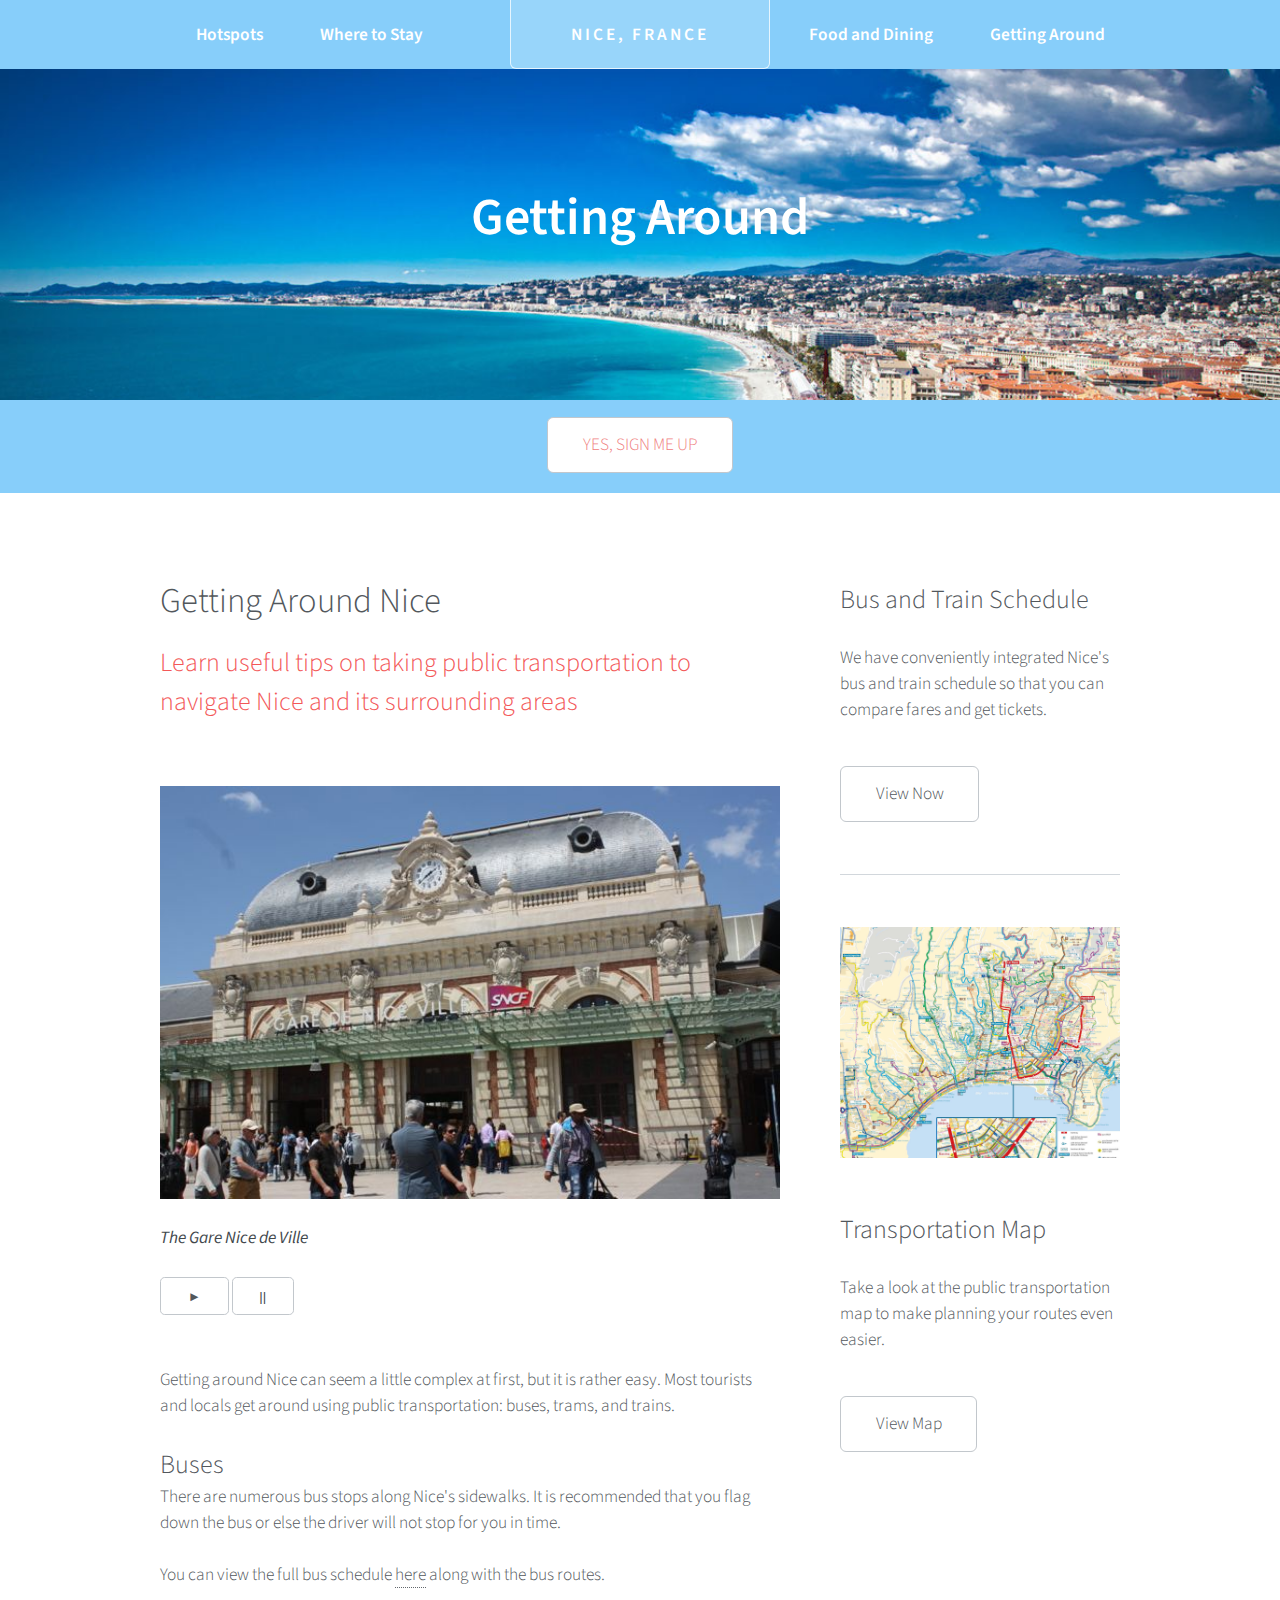
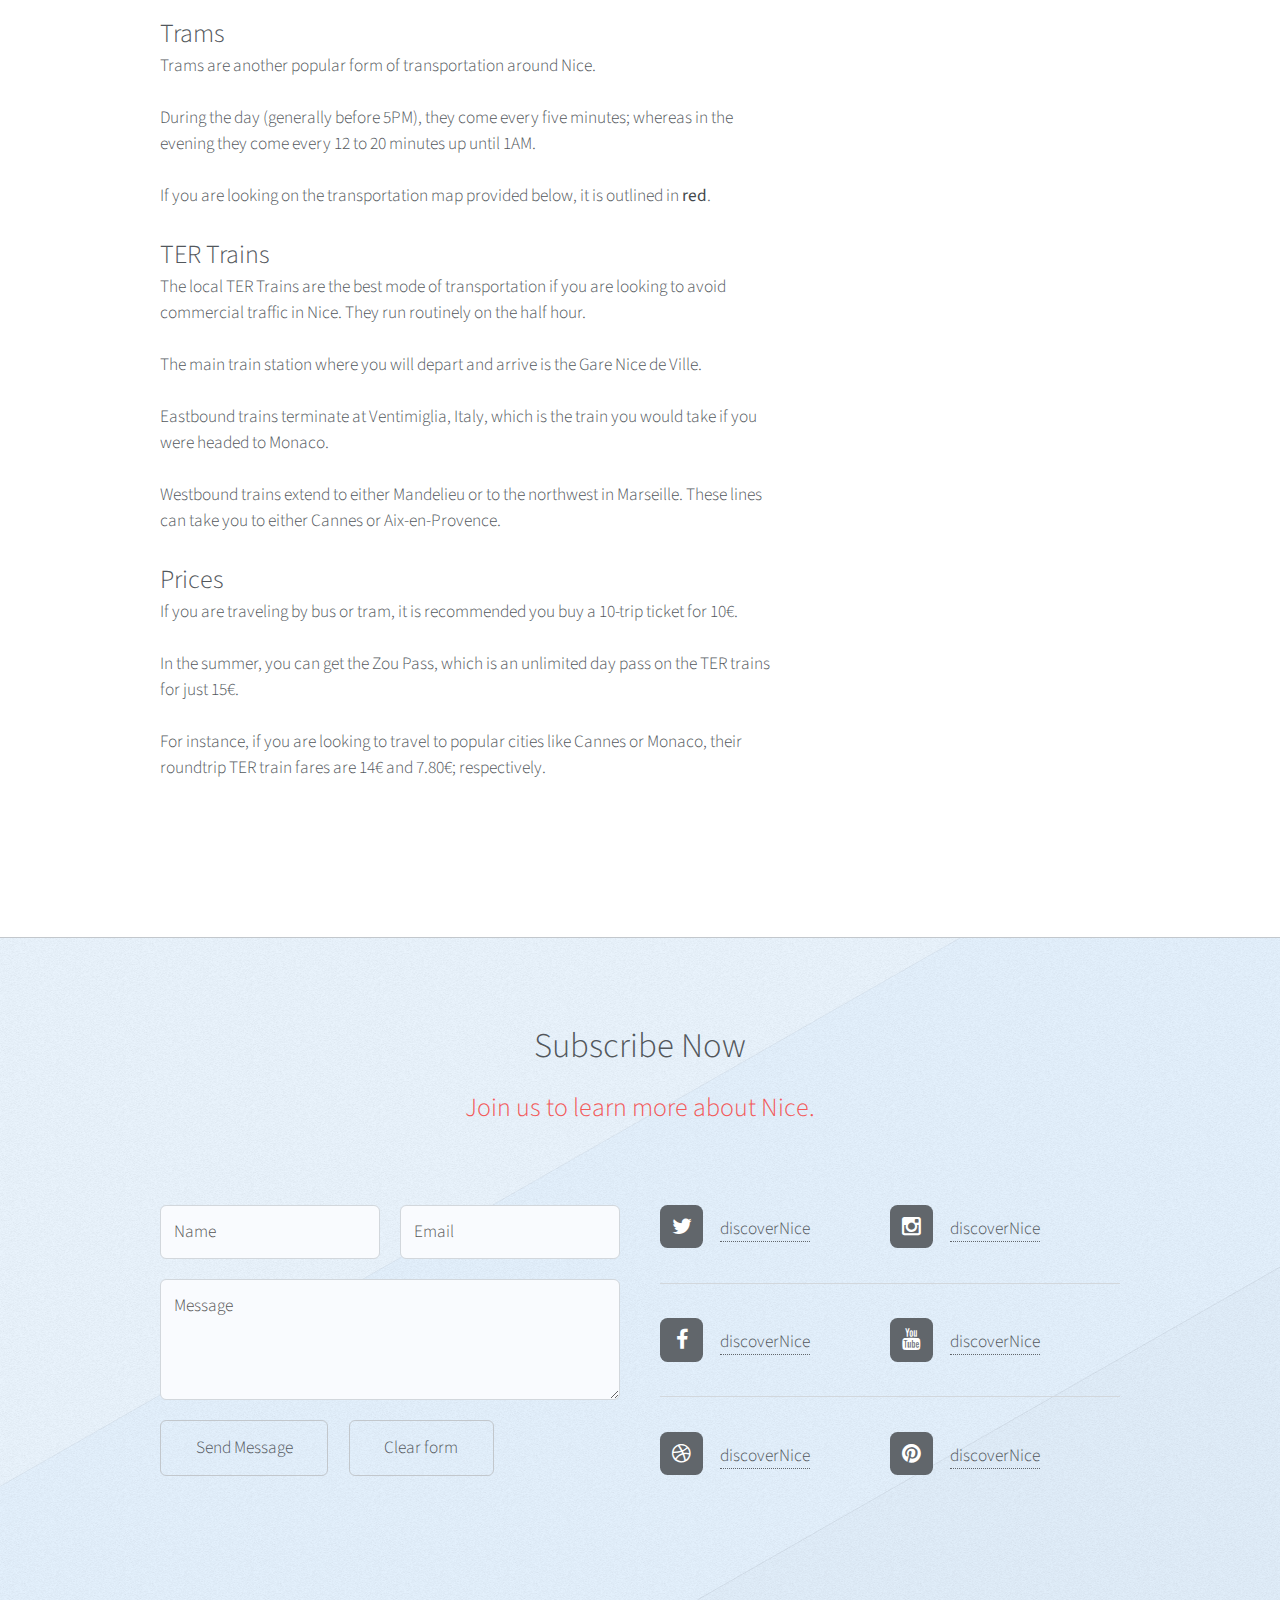
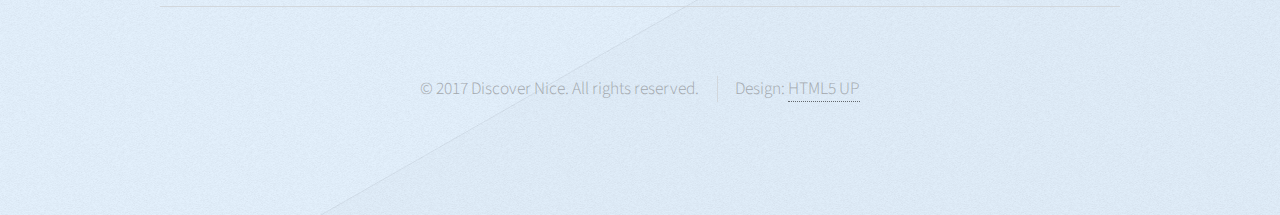
<file: gettingAround.html>
<!DOCTYPE HTML>
<!--
	Telephasic by HTML5 UP
	html5up.net | @n33co
	Free for personal and commercial use under the CCA 3.0 license (html5up.net/license)
-->
<html>
	<head>
		<title>Nice | Getting Around</title>
		<meta charset="utf-8" />
		<meta name="viewport" content="width=device-width, initial-scale=1" />
		<!--[if lte IE 8]><script src="assets/js/ie/html5shiv.js"></script><![endif]-->
		<link rel="stylesheet" href="assets/css/main.css" />
		<!--[if lte IE 8]><link rel="stylesheet" href="assets/css/ie8.css" /><![endif]-->
		<!--[if lte IE 9]><link rel="stylesheet" href="assets/css/ie9.css" /><![endif]-->
                <!--<link href="gettingAroundStyle.css" rel="stylesheet" type="text/css"/>-->
                <script src="assets/js/gettingAroundSlideshow.js" type="text/javascript"></script>
                
	</head>
        <body class="gettingaround" onload="rotateImgs()">
		<div id="page-wrapper">

			<!-- Header -->
				<div id="header-wrapper">
					<div id="header" class="container">

						<!-- Logo -->
							<h1 id="logo"><a href="index.html">Nice, France</a></h1>

						<!-- Nav -->
							<nav id="nav">
								<ul>
									<li>
										<ul>
											<li><a href="index.html#hotspots">Hotspots</a></li>
											<li><a href="hotels.html">Where to Stay</a></li>
											<li><a href="food.html">Food and Dining</a></li>
                                                                                        <li><a href="gettingAround.html">Getting Around</a></li>
										</ul>
									</li>
									<li><a href="index.html#hotspots">Hotspots</a></li>
                                                                        <li><a href="hotels.html">Where to Stay</a></li>
									<li class="break"><a href="food.html">Food and Dining</a></li>
									<li><a href="gettingAround.html">Getting Around</a></li>
								</ul>
							</nav>
					</div>

					<!-- Hero -->
						<section id="hero" class="container">
							<header>
                                                            <br>
                                                            <h2 id="transportHead">Getting Around</h2>
							</header>
						</section>
                                </div>
                        
                        
                        <div class="row" id="signup">
                            <section class="12u 12u(narrower) feature">
                            <ul class="actions">
                                <li><a href="#footer" class="button" id="signupbtn">YES, SIGN ME UP</a></li>
                            </ul>
                            </section>
                        </div>

			<!-- Main -->
				<div class="wrapper">
					<div class="container" id="main">
						<div class="row 150%">
							<div class="8u 12u(narrower)">

								<!-- Content -->
									<article id="content">
										<header>
											<h2>Getting Around Nice</h2>
											<p>Learn useful tips on taking public transportation to navigate Nice and its surrounding areas</p>
										</header>
                                                                            
                                                                                <a class="image featured" id="transportImages"></a>
                                                                                
                                                                                <p>Getting around Nice can seem a little complex at first, but it is rather easy. Most tourists and locals get around using public transportation: buses, trams, and trains.</p>
            
                                                                                <h3>Buses</h3>
                                                                                <p>There are numerous bus stops along Nice's sidewalks. It is recommended that you flag down the bus or else the driver will not stop for you in time.</p>
                                                                                <p>You can view the full bus schedule <a href="http://www.lignesdazur.com/horaires_ligne/?rub_code=6&amp;laction=all" target="window">here</a> along with the bus routes.</p>
            
                                                                                <h3>Trams</h3>
                                                                                <p>Trams are another popular form of transportation around Nice.</p>
                                                                                <p>During the day (generally before 5PM), they come every five minutes; whereas in the evening they come every 12 to 20 minutes up until 1AM.</p>
                                                                                <p>If you are looking on the transportation map provided below, it is outlined in <b id="red">red</b>.</p>
                                                                                
                                                                                 <h3>TER Trains</h3>
                                                                                <p>The local TER Trains are the best mode of transportation if you are looking to avoid commercial traffic in Nice. They run routinely on the half hour.</p>
                                                                                <p>The main train station where you will depart and arrive is the Gare Nice de Ville.</p>
                                                                                <p>Eastbound trains terminate at Ventimiglia, Italy, which is the train you would take if you were headed to Monaco.</p>
                                                                                <p>Westbound trains extend to either Mandelieu or to the northwest in Marseille. These lines can take you to either Cannes or Aix-en-Provence.</p>
            
                                                                                <h3>Prices</h3>
                                                                                <p>If you are traveling by bus or tram, it is recommended you buy a 10-trip ticket for 10&euro;.</p>
                                                                                <p>In the summer, you can get the Zou Pass, which is an unlimited day pass on the TER trains for just 15&euro;.</p>
                                                                                <p>For instance, if you are looking to travel to popular cities like Cannes or Monaco, their roundtrip TER train fares are 14&euro; and 7.80&euro;; respectively.</p>
									</article>

							</div>
							<div class="4u 12u(narrower)">

								<!-- Sidebar -->
									<section id="sidebar">
										<section>
											<header>
												<h3>Bus and Train Schedule</h3>
											</header>
											<p>We have conveniently integrated Nice's bus and train schedule so that you can compare fares and get tickets.</p>
											<ul class="actions">
												<li><a href="http://www.lignesdazur.com/en/route-schedules/6" target="window" class="button">View Now</a></li>
											</ul>
										</section>
										<section>
											<a href="images/niceMap.jpg" target="window" class="image featured"><img src="images/niceMap.jpg" alt="nicemap" /></a>
											<header>
												<h3>Transportation Map</h3>
											</header>
											<p>Take a look at the public transportation map to make planning your routes even easier.</p>
											<ul class="actions">
												<li><a href="images/niceMap.jpg" target="window" class="button">View Map</a></li>
											</ul>
										</section>
									</section>

							</div>
						</div>
                                        </div>
                                </div>

			<!-- Footer -->
					<div id="footer-wrapper">
					<div id="footer" class="container">
						<header class="major">
							<h2>Subscribe Now</h2>
							<p>Join us to learn more about Nice.</p>
						</header>
						<div class="row">
							<section class="6u 12u(narrower)">
								<form id="formFields" method="post" action="#">
									<div class="row 50%">
										<div class="6u 12u(mobile)">
											<input name="name" placeholder="Name" type="text" />
										</div>
										<div class="6u 12u(mobile)">
											<input name="email" placeholder="Email" type="text" />
										</div>
									</div>
									<div class="row 50%">
										<div class="12u">
											<textarea name="message" placeholder="Message"></textarea>
										</div>
									</div>
									<div class="row 50%">
										<div class="12u">
											<ul class="actions">
												<li><input type="submit" value="Send Message" /></li>
												<li><input type="reset" value="Clear form" /></li>
											</ul>
										</div>
									</div>
								</form>
							</section>
							<section class="6u 12u(narrower)">
								<div class="row 0%">
									<ul class="divided icons 6u 12u(mobile)">
										<li class="icon fa-twitter"><a href="#"><span class="extra">twitter.com/</span>discoverNice</a></li>
										<li class="icon fa-facebook"><a href="#"><span class="extra">facebook.com/</span>discoverNice</a></li>
										<li class="icon fa-dribbble"><a href="#"><span class="extra">dribbble.com/</span>discoverNice</a></li>
									</ul>
									<ul class="divided icons 6u 12u(mobile)">
										<li class="icon fa-instagram"><a href="#"><span class="extra">instagram.com/</span>discoverNice</a></li>
										<li class="icon fa-youtube"><a href="#"><span class="extra">youtube.com/</span>discoverNice</a></li>
										<li class="icon fa-pinterest"><a href="#"><span class="extra">pinterest.com/</span>discoverNice</a></li>
									</ul>
								</div>
							</section>
						</div>
					</div>
					<div id="copyright" class="container">
						<ul class="menu">
							<li>&copy; 2017 Discover Nice. All rights reserved.</li><li>Design: <a href="http://html5up.net">HTML5 UP</a></li>
						</ul>
					</div>
				</div>

		</div>

		<!-- Scripts -->

			<script src="assets/js/jquery.min.js"></script>
			<script src="assets/js/jquery.dropotron.min.js"></script>
			<script src="assets/js/skel.min.js"></script>
			<script src="assets/js/util.js"></script>
			<!--[if lte IE 8]><script src="assets/js/ie/respond.min.js"></script><![endif]-->
			<script src="assets/js/main.js"></script>

	</body>
</html>
</file>
<file: assets/css/ie8.css>
/*
	Telephasic by HTML5 UP
	html5up.net | @n33co
	Free for personal and commercial use under the CCA 3.0 license (html5up.net/license)
*/

/* Basic */

	form input[type="text"],
	form input[type="email"],
	form input[type="password"],
	form select,
	form textarea {
		position: relative;
		-ms-behavior: url("assets/js/ie/PIE.htc");
	}

	input[type="button"],
	input[type="submit"],
	input[type="reset"],
	button,
	.button {
		position: relative;
		-ms-behavior: url("assets/js/ie/PIE.htc");
	}

/* Promo */

	#promo {
		position: relative;
		-ms-behavior: url("assets/js/ie/PIE.htc");
	}

/* Section/Article */

	section > .last-child,
	article > .last-child,
	section.last-child,
	article.last-child {
		margin-bottom: 0;
	}

/* Wrappers */

	#promo-wrapper {
		background: url("../../images/promo.jpg");
		background-size: cover;
		-ms-behavior: url("assets/js/ie/backgroundsize.min.htc");
	}

/* Header */

	#logo a {
		position: relative;
		-ms-behavior: url("assets/js/ie/PIE.htc");
	}

/* Nav */

	#nav > ul > li > span, #nav > ul > li > a {
		position: relative;
		-ms-behavior: url("assets/js/ie/PIE.htc");
	}

	.dropotron {
		position: relative;
		box-shadow: none !important;
		-ms-behavior: url("assets/js/ie/PIE.htc");
	}

		.dropotron.level-0 {
			box-shadow: none !important;
		}

			.dropotron.level-0:before {
				display: none;
			}
</file>
<file: assets/css/ie9.css>
/*
	Telephasic by HTML5 UP
	html5up.net | @n33co
	Free for personal and commercial use under the CCA 3.0 license (html5up.net/license)
*/

/* Wrappers */

	#header-wrapper {
		background-image: none;
	}
</file>
<file: assets/css/main.css>
@import url("font-awesome.min.css");
@import url("http://fonts.googleapis.com/css?family=Source+Sans+Pro:300,300italic,400,400italic,600");

/*
	Telephasic by HTML5 UP
	html5up.net | @n33co
	Free for personal and commercial use under the CCA 3.0 license (html5up.net/license)
*/

/* Reset */

/*Starting Site wide CSS here- Patryk*/
/*Navigation Bar */
	#nav {
		text-align: center;
		position: absolute;
		top: 0;
		left: 0;
		width: 100%;
		height: 4em;
		line-height: 4em;
                background-color: lightskyblue;
                font-weight: 600;
	}

		#nav > ul {
			margin: 0;
		}

			#nav > ul > li {
				display: inline-block;
				margin-left: 1em;
			}

				#nav > ul > li > ul {
					display: none;
				}

				#nav > ul > li > span, #nav > ul > li > a {
					color: #fff;
					text-decoration: none;
					outline: 0;
					border: 0;
					border: solid 1px rgba(255, 255, 255, 0);
					border-radius: 0.35em;
					padding: 0.3em 1em 0.3em 1em;
					-moz-transition: border-color 0.25s ease-in-out, background-color 0.25s ease-in-out;
					-webkit-transition: border-color 0.25s ease-in-out, background-color 0.25s ease-in-out;
					-o-transition: border-color 0.25s ease-in-out, background-color 0.25s ease-in-out;
					-ms-transition: border-color 0.25s ease-in-out, background-color 0.25s ease-in-out;
					transition: border-color 0.25s ease-in-out, background-color 0.25s ease-in-out;
				}

                                a:hover {
                                    border-color: rgba(255, 255, 255, 0.75);
                                    background-color: rgba(255, 255, 255, 0.15);
                                }
                                
                                a:active {
                                    border-color: rgba(255, 255, 255, 0.75);
                                    background-color: rgba(255, 255, 255, 0.15);
                                }
                                
				#nav > ul > li:first-child {
					margin-left: 0;
				}

				#nav > ul > li.break {
					margin-left: 20em;
				}

                                

    /*Navigation Bar Homepage Image*/                               
.homepage #header-wrapper{
    background-size: cover;
    background-image:url("images/nicePhoto.jpg");
    background-repeat: no-repeat;
    height: 400px;
}

@media screen and(min-width:800px){
#niceHead{
    padding: 125px;
}
}

@media screen and (min-width: 800px) {
#transportHead{
    padding: 125px;
}
}

@media screen and (min-width:800px){
#hotelHead{
    padding: 125px;
}
}

#signup{
    background-color: lightskyblue;
    padding-bottom: 20px;
    
}

#signupbtn{
    background: white;
    color: lightcoral;
}

    /*Navigation Bar Food Image*/
.food #header-wrapper{
    background-size: cover;
    background-image:url("images/nicePhoto.jpg");
    background-repeat: no-repeat;
    height: 400px;
}
    /*Navigation Bar Getting Around Image*/
.gettingaround #header-wrapper{
    background-size: cover;
    background-image:url("images/nicePhoto.jpg");
    background-repeat: no-repeat;
    height: 400px;
}
    /*Navigation Bar Where to Stay (Hotels) Image*/
.hotels #header-wrapper{
    background-size: cover;
    background-image:url("images/nicePhoto.jpg");
    background-repeat: no-repeat;
    height: 400px;
}
#hero h2{
    font-size: 100px;
    font-weight: 600;
}

#imageShowDiv img{
    max-width: 100%;
    max-height: 300px;
    margin-top: 20px;
}

#imageShowDiv button{
    width: 80px;
}

#imageShowDiv{
    display: block;
}

#imageShowDiv h3{
    text-align: center;
}

#moreDiv{
    display: none;
}

#hotelImages img{
    max-width: 100%;
    height: 350px;
    margin-top: 20px;
}

#hotelImages{
    cursor: pointer;
    cursor: hand; /*IE*/
}

fieldset, label { 
    margin: 0; 
    padding: 0; 
    border:2px solid #d3d3d3;}

body{ 
    margin: 20px; 
}

#ratehead{ 
    border-radius: 20px; 
    font-size: 1.5em; 
    margin: 10px; 
    font-weight:900 
}

.rating { 
  border: none;
  float: left;
}

.rating > input { display: none; } 
.rating > label:before { 
  margin: 5px;
  font-size: 1.25em;
  font-family: FontAwesome;
  display: inline-block;
  content: "\f005";
}

.rating > .half:before { 
  content: "\f089";
  position: absolute;
}

.rating > label { 
  color: #ddd; 
 float: right; 
}

.rating > input:checked ~ label, /* show gold star when clicked */
.rating:not(:checked) > label:hover, /* hover current star */
.rating:not(:checked) > label:hover ~ label { color: #FFD700;  } /* hover previous stars in list */

.rating > input:checked + label:hover, /* hover current star when changing rating */
.rating > input:checked ~ label:hover,
.rating > label:hover ~ input:checked ~ label, /* lighten current selection */
.rating > input:checked ~ label:hover ~ label { color: #FFED85;  } 


    /*Site Footer color*/
#footer-wrapper {
    background: #e6f3ff; 
}

	html, body, div, span, applet, object, iframe, h1, h2, h3, h4, h5, h6, p, blockquote, pre, a, abbr, acronym, address, big, cite, code, del, dfn, em, img, ins, kbd, q, s, samp, small, strike, strong, sub, sup, tt, var, b, u, i, center, dl, dt, dd, ol, ul, li, fieldset, form, label, legend, table, caption, tbody, tfoot, thead, tr, th, td, article, aside, canvas, details, embed, figure, figcaption, footer, header, hgroup, menu, nav, output, ruby, section, summary, time, mark, audio, video {
		margin: 0;
		padding: 0;
		border: 0;
		font-size: 100%;
		font: inherit;
		vertical-align: baseline;
	}

	article, aside, details, figcaption, figure, footer, header, hgroup, menu, nav, section {
		display: block;
	}

	body {
		line-height: 1;
	}

	ol, ul {
		list-style: none;
	}

	blockquote, q {
		quotes: none;
	}

	blockquote:before, blockquote:after, q:before, q:after {
		content: '';
		content: none;
	}

	table {
		border-collapse: collapse;
		border-spacing: 0;
	}

	body {
		-webkit-text-size-adjust: none;
	}

/* Box Model */

	*, *:before, *:after {
		-moz-box-sizing: border-box;
		-webkit-box-sizing: border-box;
		box-sizing: border-box;
	}

/* Containers */

	.container {
		margin-left: auto;
		margin-right: auto;
	}

	.container.\31 25\25 {
		width: 100%;
		max-width: 1500px;
		min-width: 1200px;
	}

	.container.\37 5\25 {
		width: 900px;
	}

	.container.\35 0\25 {
		width: 600px;
	}

	.container.\32 5\25 {
		width: 300px;
	}

	.container {
		width: 1200px;
	}

	@media screen and (max-width: 1280px) {

		.container.\31 25\25 {
			width: 100%;
			max-width: 1200px;
			min-width: 960px;
		}

		.container.\37 5\25 {
			width: 720px;
		}

		.container.\35 0\25 {
			width: 480px;
		}

		.container.\32 5\25 {
			width: 240px;
		}

		.container {
			width: 960px;
		}

	}

	@media screen and (max-width: 1080px) {

		.container.\31 25\25 {
			width: 100%;
			max-width: 125%;
			min-width: 100%;
		}

		.container.\37 5\25 {
			width: 75%;
		}

		.container.\35 0\25 {
			width: 50%;
		}

		.container.\32 5\25 {
			width: 25%;
		}

		.container {
			width: 100%;
		}

	}

	@media screen and (max-width: 820px) {

		.container.\31 25\25 {
			width: 100%;
			max-width: 125%;
			min-width: 100%;
		}

		.container.\37 5\25 {
			width: 75%;
		}

		.container.\35 0\25 {
			width: 50%;
		}

		.container.\32 5\25 {
			width: 25%;
		}

		.container {
			width: 100% !important;
		}

	}

	@media screen and (max-width: 736px) {

		.container.\31 25\25 {
			width: 100%;
			max-width: 125%;
			min-width: 100%;
		}

		.container.\37 5\25 {
			width: 75%;
		}

		.container.\35 0\25 {
			width: 50%;
		}

		.container.\32 5\25 {
			width: 25%;
		}

		.container {
			width: 100% !important;
		}

	}

	@media screen and (max-width: 480px) {

		.container.\31 25\25 {
			width: 100%;
			max-width: 125%;
			min-width: 100%;
		}

		.container.\37 5\25 {
			width: 75%;
		}

		.container.\35 0\25 {
			width: 50%;
		}

		.container.\32 5\25 {
			width: 25%;
		}

		.container {
			width: 100% !important;
		}

	}

/* Grid */

	.row {
		border-bottom: solid 1px transparent;
		-moz-box-sizing: border-box;
		-webkit-box-sizing: border-box;
		box-sizing: border-box;
	}

	.row > * {
		float: left;
		-moz-box-sizing: border-box;
		-webkit-box-sizing: border-box;
		box-sizing: border-box;
	}

	.row:after, .row:before {
		content: '';
		display: block;
		clear: both;
		height: 0;
	}

	.row.uniform > * > :first-child {
		margin-top: 0;
	}

	.row.uniform > * > :last-child {
		margin-bottom: 0;
	}

	.row.\30 \25 > * {
		padding: 0px 0 0 0px;
	}

	.row.\30 \25 {
		margin: 0px 0 -1px 0px;
	}

	.row.uniform.\30 \25 > * {
		padding: 0px 0 0 0px;
	}

	.row.uniform.\30 \25 {
		margin: 0px 0 -1px 0px;
	}

	.row > * {
		padding: 50px 0 0 50px;
	}

	.row {
		margin: -50px 0 -1px -50px;
	}

	.row.uniform > * {
		padding: 50px 0 0 50px;
	}

	.row.uniform {
		margin: -50px 0 -1px -50px;
	}

	.row.\32 00\25 > * {
		padding: 100px 0 0 100px;
	}

	.row.\32 00\25 {
		margin: -100px 0 -1px -100px;
	}

	.row.uniform.\32 00\25 > * {
		padding: 100px 0 0 100px;
	}

	.row.uniform.\32 00\25 {
		margin: -100px 0 -1px -100px;
	}

	.row.\31 50\25 > * {
		padding: 75px 0 0 75px;
	}

	.row.\31 50\25 {
		margin: -75px 0 -1px -75px;
	}

	.row.uniform.\31 50\25 > * {
		padding: 75px 0 0 75px;
	}

	.row.uniform.\31 50\25 {
		margin: -75px 0 -1px -75px;
	}

	.row.\35 0\25 > * {
		padding: 25px 0 0 25px;
	}

	.row.\35 0\25 {
		margin: -25px 0 -1px -25px;
	}

	.row.uniform.\35 0\25 > * {
		padding: 25px 0 0 25px;
	}

	.row.uniform.\35 0\25 {
		margin: -25px 0 -1px -25px;
	}

	.row.\32 5\25 > * {
		padding: 12.5px 0 0 12.5px;
	}

	.row.\32 5\25 {
		margin: -12.5px 0 -1px -12.5px;
	}

	.row.uniform.\32 5\25 > * {
		padding: 12.5px 0 0 12.5px;
	}

	.row.uniform.\32 5\25 {
		margin: -12.5px 0 -1px -12.5px;
	}

	.\31 2u, .\31 2u\24 {
		width: 100%;
		clear: none;
		margin-left: 0;
	}

	.\31 1u, .\31 1u\24 {
		width: 91.6666666667%;
		clear: none;
		margin-left: 0;
	}

	.\31 0u, .\31 0u\24 {
		width: 83.3333333333%;
		clear: none;
		margin-left: 0;
	}

	.\39 u, .\39 u\24 {
		width: 75%;
		clear: none;
		margin-left: 0;
	}

	.\38 u, .\38 u\24 {
		width: 66.6666666667%;
		clear: none;
		margin-left: 0;
	}

	.\37 u, .\37 u\24 {
		width: 58.3333333333%;
		clear: none;
		margin-left: 0;
	}

	.\36 u, .\36 u\24 {
		width: 50%;
		clear: none;
		margin-left: 0;
	}

	.\35 u, .\35 u\24 {
		width: 41.6666666667%;
		clear: none;
		margin-left: 0;
	}

	.\34 u, .\34 u\24 {
		width: 33.3333333333%;
		clear: none;
		margin-left: 0;
	}

	.\33 u, .\33 u\24 {
		width: 25%;
		clear: none;
		margin-left: 0;
	}

	.\32 u, .\32 u\24 {
		width: 16.6666666667%;
		clear: none;
		margin-left: 0;
	}

	.\31 u, .\31 u\24 {
		width: 8.3333333333%;
		clear: none;
		margin-left: 0;
	}

	.\31 2u\24 + *,
	.\31 1u\24 + *,
	.\31 0u\24 + *,
	.\39 u\24 + *,
	.\38 u\24 + *,
	.\37 u\24 + *,
	.\36 u\24 + *,
	.\35 u\24 + *,
	.\34 u\24 + *,
	.\33 u\24 + *,
	.\32 u\24 + *,
	.\31 u\24 + * {
		clear: left;
	}

	.\-11u {
		margin-left: 91.66667%;
	}

	.\-10u {
		margin-left: 83.33333%;
	}

	.\-9u {
		margin-left: 75%;
	}

	.\-8u {
		margin-left: 66.66667%;
	}

	.\-7u {
		margin-left: 58.33333%;
	}

	.\-6u {
		margin-left: 50%;
	}

	.\-5u {
		margin-left: 41.66667%;
	}

	.\-4u {
		margin-left: 33.33333%;
	}

	.\-3u {
		margin-left: 25%;
	}

	.\-2u {
		margin-left: 16.66667%;
	}

	.\-1u {
		margin-left: 8.33333%;
	}

	@media screen and (max-width: 1280px) {

		.row > * {
			padding: 40px 0 0 40px;
		}

		.row {
			margin: -40px 0 -1px -40px;
		}

		.row.uniform > * {
			padding: 40px 0 0 40px;
		}

		.row.uniform {
			margin: -40px 0 -1px -40px;
		}

		.row.\32 00\25 > * {
			padding: 80px 0 0 80px;
		}

		.row.\32 00\25 {
			margin: -80px 0 -1px -80px;
		}

		.row.uniform.\32 00\25 > * {
			padding: 80px 0 0 80px;
		}

		.row.uniform.\32 00\25 {
			margin: -80px 0 -1px -80px;
		}

		.row.\31 50\25 > * {
			padding: 60px 0 0 60px;
		}

		.row.\31 50\25 {
			margin: -60px 0 -1px -60px;
		}

		.row.uniform.\31 50\25 > * {
			padding: 60px 0 0 60px;
		}

		.row.uniform.\31 50\25 {
			margin: -60px 0 -1px -60px;
		}

		.row.\35 0\25 > * {
			padding: 20px 0 0 20px;
		}

		.row.\35 0\25 {
			margin: -20px 0 -1px -20px;
		}

		.row.uniform.\35 0\25 > * {
			padding: 20px 0 0 20px;
		}

		.row.uniform.\35 0\25 {
			margin: -20px 0 -1px -20px;
		}

		.row.\32 5\25 > * {
			padding: 10px 0 0 10px;
		}

		.row.\32 5\25 {
			margin: -10px 0 -1px -10px;
		}

		.row.uniform.\32 5\25 > * {
			padding: 10px 0 0 10px;
		}

		.row.uniform.\32 5\25 {
			margin: -10px 0 -1px -10px;
		}

		.\31 2u\28normal\29, .\31 2u\24\28normal\29 {
			width: 100%;
			clear: none;
			margin-left: 0;
		}

		.\31 1u\28normal\29, .\31 1u\24\28normal\29 {
			width: 91.6666666667%;
			clear: none;
			margin-left: 0;
		}

		.\31 0u\28normal\29, .\31 0u\24\28normal\29 {
			width: 83.3333333333%;
			clear: none;
			margin-left: 0;
		}

		.\39 u\28normal\29, .\39 u\24\28normal\29 {
			width: 75%;
			clear: none;
			margin-left: 0;
		}

		.\38 u\28normal\29, .\38 u\24\28normal\29 {
			width: 66.6666666667%;
			clear: none;
			margin-left: 0;
		}

		.\37 u\28normal\29, .\37 u\24\28normal\29 {
			width: 58.3333333333%;
			clear: none;
			margin-left: 0;
		}

		.\36 u\28normal\29, .\36 u\24\28normal\29 {
			width: 50%;
			clear: none;
			margin-left: 0;
		}

		.\35 u\28normal\29, .\35 u\24\28normal\29 {
			width: 41.6666666667%;
			clear: none;
			margin-left: 0;
		}

		.\34 u\28normal\29, .\34 u\24\28normal\29 {
			width: 33.3333333333%;
			clear: none;
			margin-left: 0;
		}

		.\33 u\28normal\29, .\33 u\24\28normal\29 {
			width: 25%;
			clear: none;
			margin-left: 0;
		}

		.\32 u\28normal\29, .\32 u\24\28normal\29 {
			width: 16.6666666667%;
			clear: none;
			margin-left: 0;
		}

		.\31 u\28normal\29, .\31 u\24\28normal\29 {
			width: 8.3333333333%;
			clear: none;
			margin-left: 0;
		}

		.\31 2u\24\28normal\29 + *,
		.\31 1u\24\28normal\29 + *,
		.\31 0u\24\28normal\29 + *,
		.\39 u\24\28normal\29 + *,
		.\38 u\24\28normal\29 + *,
		.\37 u\24\28normal\29 + *,
		.\36 u\24\28normal\29 + *,
		.\35 u\24\28normal\29 + *,
		.\34 u\24\28normal\29 + *,
		.\33 u\24\28normal\29 + *,
		.\32 u\24\28normal\29 + *,
		.\31 u\24\28normal\29 + * {
			clear: left;
		}

		.\-11u\28normal\29 {
			margin-left: 91.66667%;
		}

		.\-10u\28normal\29 {
			margin-left: 83.33333%;
		}

		.\-9u\28normal\29 {
			margin-left: 75%;
		}

		.\-8u\28normal\29 {
			margin-left: 66.66667%;
		}

		.\-7u\28normal\29 {
			margin-left: 58.33333%;
		}

		.\-6u\28normal\29 {
			margin-left: 50%;
		}

		.\-5u\28normal\29 {
			margin-left: 41.66667%;
		}

		.\-4u\28normal\29 {
			margin-left: 33.33333%;
		}

		.\-3u\28normal\29 {
			margin-left: 25%;
		}

		.\-2u\28normal\29 {
			margin-left: 16.66667%;
		}

		.\-1u\28normal\29 {
			margin-left: 8.33333%;
		}

	}

	@media screen and (max-width: 1080px) {

		.row > * {
			padding: 40px 0 0 40px;
		}

		.row {
			margin: -40px 0 -1px -40px;
		}

		.row.uniform > * {
			padding: 40px 0 0 40px;
		}

		.row.uniform {
			margin: -40px 0 -1px -40px;
		}

		.row.\32 00\25 > * {
			padding: 80px 0 0 80px;
		}

		.row.\32 00\25 {
			margin: -80px 0 -1px -80px;
		}

		.row.uniform.\32 00\25 > * {
			padding: 80px 0 0 80px;
		}

		.row.uniform.\32 00\25 {
			margin: -80px 0 -1px -80px;
		}

		.row.\31 50\25 > * {
			padding: 60px 0 0 60px;
		}

		.row.\31 50\25 {
			margin: -60px 0 -1px -60px;
		}

		.row.uniform.\31 50\25 > * {
			padding: 60px 0 0 60px;
		}

		.row.uniform.\31 50\25 {
			margin: -60px 0 -1px -60px;
		}

		.row.\35 0\25 > * {
			padding: 20px 0 0 20px;
		}

		.row.\35 0\25 {
			margin: -20px 0 -1px -20px;
		}

		.row.uniform.\35 0\25 > * {
			padding: 20px 0 0 20px;
		}

		.row.uniform.\35 0\25 {
			margin: -20px 0 -1px -20px;
		}

		.row.\32 5\25 > * {
			padding: 10px 0 0 10px;
		}

		.row.\32 5\25 {
			margin: -10px 0 -1px -10px;
		}

		.row.uniform.\32 5\25 > * {
			padding: 10px 0 0 10px;
		}

		.row.uniform.\32 5\25 {
			margin: -10px 0 -1px -10px;
		}

		.\31 2u\28narrow\29, .\31 2u\24\28narrow\29 {
			width: 100%;
			clear: none;
			margin-left: 0;
		}

		.\31 1u\28narrow\29, .\31 1u\24\28narrow\29 {
			width: 91.6666666667%;
			clear: none;
			margin-left: 0;
		}

		.\31 0u\28narrow\29, .\31 0u\24\28narrow\29 {
			width: 83.3333333333%;
			clear: none;
			margin-left: 0;
		}

		.\39 u\28narrow\29, .\39 u\24\28narrow\29 {
			width: 75%;
			clear: none;
			margin-left: 0;
		}

		.\38 u\28narrow\29, .\38 u\24\28narrow\29 {
			width: 66.6666666667%;
			clear: none;
			margin-left: 0;
		}

		.\37 u\28narrow\29, .\37 u\24\28narrow\29 {
			width: 58.3333333333%;
			clear: none;
			margin-left: 0;
		}

		.\36 u\28narrow\29, .\36 u\24\28narrow\29 {
			width: 50%;
			clear: none;
			margin-left: 0;
		}

		.\35 u\28narrow\29, .\35 u\24\28narrow\29 {
			width: 41.6666666667%;
			clear: none;
			margin-left: 0;
		}

		.\34 u\28narrow\29, .\34 u\24\28narrow\29 {
			width: 33.3333333333%;
			clear: none;
			margin-left: 0;
		}

		.\33 u\28narrow\29, .\33 u\24\28narrow\29 {
			width: 25%;
			clear: none;
			margin-left: 0;
		}

		.\32 u\28narrow\29, .\32 u\24\28narrow\29 {
			width: 16.6666666667%;
			clear: none;
			margin-left: 0;
		}

		.\31 u\28narrow\29, .\31 u\24\28narrow\29 {
			width: 8.3333333333%;
			clear: none;
			margin-left: 0;
		}

		.\31 2u\24\28narrow\29 + *,
		.\31 1u\24\28narrow\29 + *,
		.\31 0u\24\28narrow\29 + *,
		.\39 u\24\28narrow\29 + *,
		.\38 u\24\28narrow\29 + *,
		.\37 u\24\28narrow\29 + *,
		.\36 u\24\28narrow\29 + *,
		.\35 u\24\28narrow\29 + *,
		.\34 u\24\28narrow\29 + *,
		.\33 u\24\28narrow\29 + *,
		.\32 u\24\28narrow\29 + *,
		.\31 u\24\28narrow\29 + * {
			clear: left;
		}

		.\-11u\28narrow\29 {
			margin-left: 91.66667%;
		}

		.\-10u\28narrow\29 {
			margin-left: 83.33333%;
		}

		.\-9u\28narrow\29 {
			margin-left: 75%;
		}

		.\-8u\28narrow\29 {
			margin-left: 66.66667%;
		}

		.\-7u\28narrow\29 {
			margin-left: 58.33333%;
		}

		.\-6u\28narrow\29 {
			margin-left: 50%;
		}

		.\-5u\28narrow\29 {
			margin-left: 41.66667%;
		}

		.\-4u\28narrow\29 {
			margin-left: 33.33333%;
		}

		.\-3u\28narrow\29 {
			margin-left: 25%;
		}

		.\-2u\28narrow\29 {
			margin-left: 16.66667%;
		}

		.\-1u\28narrow\29 {
			margin-left: 8.33333%;
		}

	}

	@media screen and (max-width: 820px) {

		.row > * {
			padding: 30px 0 0 30px;
		}

		.row {
			margin: -30px 0 -1px -30px;
		}

		.row.uniform > * {
			padding: 30px 0 0 30px;
		}

		.row.uniform {
			margin: -30px 0 -1px -30px;
		}

		.row.\32 00\25 > * {
			padding: 60px 0 0 60px;
		}

		.row.\32 00\25 {
			margin: -60px 0 -1px -60px;
		}

		.row.uniform.\32 00\25 > * {
			padding: 60px 0 0 60px;
		}

		.row.uniform.\32 00\25 {
			margin: -60px 0 -1px -60px;
		}

		.row.\31 50\25 > * {
			padding: 45px 0 0 45px;
		}

		.row.\31 50\25 {
			margin: -45px 0 -1px -45px;
		}

		.row.uniform.\31 50\25 > * {
			padding: 45px 0 0 45px;
		}

		.row.uniform.\31 50\25 {
			margin: -45px 0 -1px -45px;
		}

		.row.\35 0\25 > * {
			padding: 15px 0 0 15px;
		}

		.row.\35 0\25 {
			margin: -15px 0 -1px -15px;
		}

		.row.uniform.\35 0\25 > * {
			padding: 15px 0 0 15px;
		}

		.row.uniform.\35 0\25 {
			margin: -15px 0 -1px -15px;
		}

		.row.\32 5\25 > * {
			padding: 7.5px 0 0 7.5px;
		}

		.row.\32 5\25 {
			margin: -7.5px 0 -1px -7.5px;
		}

		.row.uniform.\32 5\25 > * {
			padding: 7.5px 0 0 7.5px;
		}

		.row.uniform.\32 5\25 {
			margin: -7.5px 0 -1px -7.5px;
		}

		.\31 2u\28narrower\29, .\31 2u\24\28narrower\29 {
			width: 100%;
			clear: none;
			margin-left: 0;
		}

		.\31 1u\28narrower\29, .\31 1u\24\28narrower\29 {
			width: 91.6666666667%;
			clear: none;
			margin-left: 0;
		}

		.\31 0u\28narrower\29, .\31 0u\24\28narrower\29 {
			width: 83.3333333333%;
			clear: none;
			margin-left: 0;
		}

		.\39 u\28narrower\29, .\39 u\24\28narrower\29 {
			width: 75%;
			clear: none;
			margin-left: 0;
		}

		.\38 u\28narrower\29, .\38 u\24\28narrower\29 {
			width: 66.6666666667%;
			clear: none;
			margin-left: 0;
		}

		.\37 u\28narrower\29, .\37 u\24\28narrower\29 {
			width: 58.3333333333%;
			clear: none;
			margin-left: 0;
		}

		.\36 u\28narrower\29, .\36 u\24\28narrower\29 {
			width: 50%;
			clear: none;
			margin-left: 0;
		}

		.\35 u\28narrower\29, .\35 u\24\28narrower\29 {
			width: 41.6666666667%;
			clear: none;
			margin-left: 0;
		}

		.\34 u\28narrower\29, .\34 u\24\28narrower\29 {
			width: 33.3333333333%;
			clear: none;
			margin-left: 0;
		}

		.\33 u\28narrower\29, .\33 u\24\28narrower\29 {
			width: 25%;
			clear: none;
			margin-left: 0;
		}

		.\32 u\28narrower\29, .\32 u\24\28narrower\29 {
			width: 16.6666666667%;
			clear: none;
			margin-left: 0;
		}

		.\31 u\28narrower\29, .\31 u\24\28narrower\29 {
			width: 8.3333333333%;
			clear: none;
			margin-left: 0;
		}

		.\31 2u\24\28narrower\29 + *,
		.\31 1u\24\28narrower\29 + *,
		.\31 0u\24\28narrower\29 + *,
		.\39 u\24\28narrower\29 + *,
		.\38 u\24\28narrower\29 + *,
		.\37 u\24\28narrower\29 + *,
		.\36 u\24\28narrower\29 + *,
		.\35 u\24\28narrower\29 + *,
		.\34 u\24\28narrower\29 + *,
		.\33 u\24\28narrower\29 + *,
		.\32 u\24\28narrower\29 + *,
		.\31 u\24\28narrower\29 + * {
			clear: left;
		}

		.\-11u\28narrower\29 {
			margin-left: 91.66667%;
		}

		.\-10u\28narrower\29 {
			margin-left: 83.33333%;
		}

		.\-9u\28narrower\29 {
			margin-left: 75%;
		}

		.\-8u\28narrower\29 {
			margin-left: 66.66667%;
		}

		.\-7u\28narrower\29 {
			margin-left: 58.33333%;
		}

		.\-6u\28narrower\29 {
			margin-left: 50%;
		}

		.\-5u\28narrower\29 {
			margin-left: 41.66667%;
		}

		.\-4u\28narrower\29 {
			margin-left: 33.33333%;
		}

		.\-3u\28narrower\29 {
			margin-left: 25%;
		}

		.\-2u\28narrower\29 {
			margin-left: 16.66667%;
		}

		.\-1u\28narrower\29 {
			margin-left: 8.33333%;
		}

	}

	@media screen and (max-width: 736px) {

		.row > * {
			padding: 30px 0 0 30px;
		}

		.row {
			margin: -30px 0 -1px -30px;
		}

		.row.uniform > * {
			padding: 30px 0 0 30px;
		}

		.row.uniform {
			margin: -30px 0 -1px -30px;
		}

		.row.\32 00\25 > * {
			padding: 60px 0 0 60px;
		}

		.row.\32 00\25 {
			margin: -60px 0 -1px -60px;
		}

		.row.uniform.\32 00\25 > * {
			padding: 60px 0 0 60px;
		}

		.row.uniform.\32 00\25 {
			margin: -60px 0 -1px -60px;
		}

		.row.\31 50\25 > * {
			padding: 45px 0 0 45px;
		}

		.row.\31 50\25 {
			margin: -45px 0 -1px -45px;
		}

		.row.uniform.\31 50\25 > * {
			padding: 45px 0 0 45px;
		}

		.row.uniform.\31 50\25 {
			margin: -45px 0 -1px -45px;
		}

		.row.\35 0\25 > * {
			padding: 15px 0 0 15px;
		}

		.row.\35 0\25 {
			margin: -15px 0 -1px -15px;
		}

		.row.uniform.\35 0\25 > * {
			padding: 15px 0 0 15px;
		}

		.row.uniform.\35 0\25 {
			margin: -15px 0 -1px -15px;
		}

		.row.\32 5\25 > * {
			padding: 7.5px 0 0 7.5px;
		}

		.row.\32 5\25 {
			margin: -7.5px 0 -1px -7.5px;
		}

		.row.uniform.\32 5\25 > * {
			padding: 7.5px 0 0 7.5px;
		}

		.row.uniform.\32 5\25 {
			margin: -7.5px 0 -1px -7.5px;
		}

		.\31 2u\28mobile\29, .\31 2u\24\28mobile\29 {
			width: 100%;
			clear: none;
			margin-left: 0;
		}

		.\31 1u\28mobile\29, .\31 1u\24\28mobile\29 {
			width: 91.6666666667%;
			clear: none;
			margin-left: 0;
		}

		.\31 0u\28mobile\29, .\31 0u\24\28mobile\29 {
			width: 83.3333333333%;
			clear: none;
			margin-left: 0;
		}

		.\39 u\28mobile\29, .\39 u\24\28mobile\29 {
			width: 75%;
			clear: none;
			margin-left: 0;
		}

		.\38 u\28mobile\29, .\38 u\24\28mobile\29 {
			width: 66.6666666667%;
			clear: none;
			margin-left: 0;
		}

		.\37 u\28mobile\29, .\37 u\24\28mobile\29 {
			width: 58.3333333333%;
			clear: none;
			margin-left: 0;
		}

		.\36 u\28mobile\29, .\36 u\24\28mobile\29 {
			width: 50%;
			clear: none;
			margin-left: 0;
		}

		.\35 u\28mobile\29, .\35 u\24\28mobile\29 {
			width: 41.6666666667%;
			clear: none;
			margin-left: 0;
		}

		.\34 u\28mobile\29, .\34 u\24\28mobile\29 {
			width: 33.3333333333%;
			clear: none;
			margin-left: 0;
		}

		.\33 u\28mobile\29, .\33 u\24\28mobile\29 {
			width: 25%;
			clear: none;
			margin-left: 0;
		}

		.\32 u\28mobile\29, .\32 u\24\28mobile\29 {
			width: 16.6666666667%;
			clear: none;
			margin-left: 0;
		}

		.\31 u\28mobile\29, .\31 u\24\28mobile\29 {
			width: 8.3333333333%;
			clear: none;
			margin-left: 0;
		}

		.\31 2u\24\28mobile\29 + *,
		.\31 1u\24\28mobile\29 + *,
		.\31 0u\24\28mobile\29 + *,
		.\39 u\24\28mobile\29 + *,
		.\38 u\24\28mobile\29 + *,
		.\37 u\24\28mobile\29 + *,
		.\36 u\24\28mobile\29 + *,
		.\35 u\24\28mobile\29 + *,
		.\34 u\24\28mobile\29 + *,
		.\33 u\24\28mobile\29 + *,
		.\32 u\24\28mobile\29 + *,
		.\31 u\24\28mobile\29 + * {
			clear: left;
		}

		.\-11u\28mobile\29 {
			margin-left: 91.66667%;
		}

		.\-10u\28mobile\29 {
			margin-left: 83.33333%;
		}

		.\-9u\28mobile\29 {
			margin-left: 75%;
		}

		.\-8u\28mobile\29 {
			margin-left: 66.66667%;
		}

		.\-7u\28mobile\29 {
			margin-left: 58.33333%;
		}

		.\-6u\28mobile\29 {
			margin-left: 50%;
		}

		.\-5u\28mobile\29 {
			margin-left: 41.66667%;
		}

		.\-4u\28mobile\29 {
			margin-left: 33.33333%;
		}

		.\-3u\28mobile\29 {
			margin-left: 25%;
		}

		.\-2u\28mobile\29 {
			margin-left: 16.66667%;
		}

		.\-1u\28mobile\29 {
			margin-left: 8.33333%;
		}

	}

	@media screen and (max-width: 480px) {

		.row > * {
			padding: 20px 0 0 20px;
		}

		.row {
			margin: -20px 0 -1px -20px;
		}

		.row.uniform > * {
			padding: 20px 0 0 20px;
		}

		.row.uniform {
			margin: -20px 0 -1px -20px;
		}

		.row.\32 00\25 > * {
			padding: 40px 0 0 40px;
		}

		.row.\32 00\25 {
			margin: -40px 0 -1px -40px;
		}

		.row.uniform.\32 00\25 > * {
			padding: 40px 0 0 40px;
		}

		.row.uniform.\32 00\25 {
			margin: -40px 0 -1px -40px;
		}

		.row.\31 50\25 > * {
			padding: 30px 0 0 30px;
		}

		.row.\31 50\25 {
			margin: -30px 0 -1px -30px;
		}

		.row.uniform.\31 50\25 > * {
			padding: 30px 0 0 30px;
		}

		.row.uniform.\31 50\25 {
			margin: -30px 0 -1px -30px;
		}

		.row.\35 0\25 > * {
			padding: 10px 0 0 10px;
		}

		.row.\35 0\25 {
			margin: -10px 0 -1px -10px;
		}

		.row.uniform.\35 0\25 > * {
			padding: 10px 0 0 10px;
		}

		.row.uniform.\35 0\25 {
			margin: -10px 0 -1px -10px;
		}

		.row.\32 5\25 > * {
			padding: 5px 0 0 5px;
		}

		.row.\32 5\25 {
			margin: -5px 0 -1px -5px;
		}

		.row.uniform.\32 5\25 > * {
			padding: 5px 0 0 5px;
		}

		.row.uniform.\32 5\25 {
			margin: -5px 0 -1px -5px;
		}

		.\31 2u\28mobilep\29, .\31 2u\24\28mobilep\29 {
			width: 100%;
			clear: none;
			margin-left: 0;
		}

		.\31 1u\28mobilep\29, .\31 1u\24\28mobilep\29 {
			width: 91.6666666667%;
			clear: none;
			margin-left: 0;
		}

		.\31 0u\28mobilep\29, .\31 0u\24\28mobilep\29 {
			width: 83.3333333333%;
			clear: none;
			margin-left: 0;
		}

		.\39 u\28mobilep\29, .\39 u\24\28mobilep\29 {
			width: 75%;
			clear: none;
			margin-left: 0;
		}

		.\38 u\28mobilep\29, .\38 u\24\28mobilep\29 {
			width: 66.6666666667%;
			clear: none;
			margin-left: 0;
		}

		.\37 u\28mobilep\29, .\37 u\24\28mobilep\29 {
			width: 58.3333333333%;
			clear: none;
			margin-left: 0;
		}

		.\36 u\28mobilep\29, .\36 u\24\28mobilep\29 {
			width: 50%;
			clear: none;
			margin-left: 0;
		}

		.\35 u\28mobilep\29, .\35 u\24\28mobilep\29 {
			width: 41.6666666667%;
			clear: none;
			margin-left: 0;
		}

		.\34 u\28mobilep\29, .\34 u\24\28mobilep\29 {
			width: 33.3333333333%;
			clear: none;
			margin-left: 0;
		}

		.\33 u\28mobilep\29, .\33 u\24\28mobilep\29 {
			width: 25%;
			clear: none;
			margin-left: 0;
		}

		.\32 u\28mobilep\29, .\32 u\24\28mobilep\29 {
			width: 16.6666666667%;
			clear: none;
			margin-left: 0;
		}

		.\31 u\28mobilep\29, .\31 u\24\28mobilep\29 {
			width: 8.3333333333%;
			clear: none;
			margin-left: 0;
		}

		.\31 2u\24\28mobilep\29 + *,
		.\31 1u\24\28mobilep\29 + *,
		.\31 0u\24\28mobilep\29 + *,
		.\39 u\24\28mobilep\29 + *,
		.\38 u\24\28mobilep\29 + *,
		.\37 u\24\28mobilep\29 + *,
		.\36 u\24\28mobilep\29 + *,
		.\35 u\24\28mobilep\29 + *,
		.\34 u\24\28mobilep\29 + *,
		.\33 u\24\28mobilep\29 + *,
		.\32 u\24\28mobilep\29 + *,
		.\31 u\24\28mobilep\29 + * {
			clear: left;
		}

		.\-11u\28mobilep\29 {
			margin-left: 91.66667%;
		}

		.\-10u\28mobilep\29 {
			margin-left: 83.33333%;
		}

		.\-9u\28mobilep\29 {
			margin-left: 75%;
		}

		.\-8u\28mobilep\29 {
			margin-left: 66.66667%;
		}

		.\-7u\28mobilep\29 {
			margin-left: 58.33333%;
		}

		.\-6u\28mobilep\29 {
			margin-left: 50%;
		}

		.\-5u\28mobilep\29 {
			margin-left: 41.66667%;
		}

		.\-4u\28mobilep\29 {
			margin-left: 33.33333%;
		}

		.\-3u\28mobilep\29 {
			margin-left: 25%;
		}

		.\-2u\28mobilep\29 {
			margin-left: 16.66667%;
		}

		.\-1u\28mobilep\29 {
			margin-left: 8.33333%;
		}

	}

/* Basic */

	@-ms-viewport {
		width: device-width;
	}

	body {
		background: #f5f7fa;
		font-family: 'Source Sans Pro', sans-serif;
		font-weight: 300;
		color: #52575c;
		line-height: 1.75em;
		font-size: 14pt;
	}

		body.is-loading * {
			-moz-transition: none !important;
			-webkit-transition: none !important;
			-ms-transition: none !important;
			transition: none !important;
			-moz-animation: none !important;
			-webkit-animation: none !important;
			-ms-animation: none !important;
			animation: none !important;
		}

	input, textarea, select {
		font-family: 'Source Sans Pro', sans-serif;
		font-weight: 300;
		color: #52575c;
		line-height: 1.75em;
		font-size: 15pt;
	}

	h1, h2, h3, h4, h5, h6 {
		font-weight: 300;
		color: #52575c;
	}

	h1 a, h2 a, h3 a, h4 a, h5 a, h6 a {
		color: inherit;
		text-decoration: none;
	}

	h2 {
		font-size: 2em;
		line-height: 1.25em;
	}

	h3 {
		font-size: 1.5em;
		line-height: 1.5em;
	}

	a {
		-moz-transition: color 0.25s ease-in-out, border-color 0.25s ease-in-out, background-color 0.25s ease-in-out;
		-webkit-transition: color 0.25s ease-in-out, border-color 0.25s ease-in-out, background-color 0.25s ease-in-out;
		-ms-transition: color 0.25s ease-in-out, border-color 0.25s ease-in-out, background-color 0.25s ease-in-out;
		transition: color 0.25s ease-in-out, border-color 0.25s ease-in-out, background-color 0.25s ease-in-out;
		color: inherit;
		text-decoration: none;
		border-bottom: dotted 1px #62676c;
	}

		a:hover {
			color: #f35858;
			border-bottom-color: rgba(255, 255, 255, 0);
		}

	strong, b {
		font-weight: 400;
		color: #42474c;
	}

	em, i {
		font-style: italic;
	}

	sub {
		position: relative;
		top: 0.5em;
		font-size: 0.8em;
	}

	sup {
		position: relative;
		top: -0.5em;
		font-size: 0.8em;
	}

	hr {
		border: 0;
		border-top: solid 1px #c2c7cc;
	}

	blockquote {
		border-left: solid 0.5em #c2c7cc;
		padding: 1em 0 1em 2em;
		font-style: italic;
	}

	p, ul, ol, dl, table {
		margin-bottom: 1.5em;
	}

	br.clear {
		clear: both;
	}

	.features {
		margin-bottom: 1.5em;
	}

	.feature {
		text-align: center;
	}

/* Sections/Article */

	section, article {
		margin-bottom: 3em;
	}

	section > :last-child,
	article > :last-child,
	section:last-child,
	article:last-child {
		margin-bottom: 0;
	}

	.row > section, .row > article {
		margin-bottom: 0;
	}

	header {
		margin-bottom: 1.5em;
	}

		header > p {
			display: block;
			color: #f35858;
			padding: 0.75em 0 1em 0;
			font-size: 1.5em;
			line-height: 1.5em;
		}

		header.major {
			text-align: center;
		}

/* Image */

	.image {
		-moz-transition: opacity 0.25s ease-in-out;
		-webkit-transition: opacity 0.25s ease-in-out;
		-ms-transition: opacity 0.25s ease-in-out;
		transition: opacity 0.25s ease-in-out;
		display: inline-block;
		outline: 0;
		border: 0;
	}

		.image img {
			display: block;
			width: 100%;
		}

		.image.fit {
			display: block;
			width: 100%;
		}

		.image.featured {
			display: block;
			width: 100%;
			margin: 0 0 3em 0;
		}

		.image.left {
			float: left;
			margin: 0 2em 2em 0;
		}

		.image.centered {
			display: block;
			margin: 0 0 3em 0;
		}

			.image.centered img {
				margin: 0 auto;
				width: auto;
			}

	a.image:hover {
		opacity: 0.85;
	}

/* List */

	ul.default {
		list-style: disc;
		padding-left: 1em;
	}

		ul.default li {
			padding-left: 0.5em;
		}

	ul.actions {
		padding-top: 1em;
               
	}

		ul.actions.major {
			text-align: center;
		}

		ul.actions li {
			display: inline-block;
			margin-left: 1em;
                        
		}

			ul.actions li:first-child {
				margin-left: 0;
			}

	ul.divided li {
		border-top: solid 1px #d2d7dc;
		padding-top: 2em;
		margin-top: 2em;
	}

		ul.divided li:first-child {
			padding-top: 0;
			margin-top: 0;
			border-top: 0;
		}

	ul.icons li:before {
		display: inline-block;
		color: #fff;
		background: #61666b;
		width: 2em;
		height: 2em;
		border-radius: 0.35em;
		text-align: center;
		line-height: 2em;
		margin-right: 0.75em;
	}

	ul.menu li {
		display: inline-block;
		border-left: solid 1px #d2d7dc;
		padding-left: 1em;
		margin-left: 1em;
	}

		ul.menu li:first-child {
			border-left: 0;
			padding-left: 0;
			margin-left: 0;
		}

	ol.default {
		list-style: decimal;
		padding-left: 1.25em;
	}

		ol.default li {
			padding-left: 0.25em;
		}

/* Form */

	form .actions {
		padding-top: 0;
	}

	form label {
		display: block;
		font-weight: 300;
		color: #52575c;
		margin: 0 0 0.5em 0;
	}

	form input[type="text"],
	form input[type="email"],
	form input[type="password"],
	form select,
	form textarea {
		-moz-transition: background-color 0.25s ease-in-out;
		-webkit-transition: background-color 0.25s ease-in-out;
		-ms-transition: background-color 0.25s ease-in-out;
		transition: background-color 0.25s ease-in-out;
		-webkit-appearance: none;
		display: block;
		background: #f9fbfe;
		border: solid 1px #d2d7dc;
		border-radius: 0.35em;
		width: 100%;
		line-height: 1.5em;
		padding: 0.75em;
	}

		form input[type="text"]:focus,
		form input[type="email"]:focus,
		form input[type="password"]:focus,
		form select:focus,
		form textarea:focus {
			background: #fff;
		}

	form textarea {
		min-height: 7em;
	}

	form .formerize-placeholder {
		color: #555 !important;
	}

	form ::-webkit-input-placeholder {
		color: #555 !important;
	}

	form :-moz-placeholder {
		color: #555 !important;
	}

	form ::-moz-placeholder {
		color: #555 !important;
	}

	form :-ms-input-placeholder {
		color: #555 !important;
	}

	form ::-moz-focus-inner {
		border: 0;
	}

/* Table */

	table {
		width: 100%;
	}

		table.default {
			width: 100%;
		}

			table.default tbody tr {
				border-top: solid 1px #D2D7DC;
			}

				table.default tbody tr:nth-child(2n+1) {
					background: #f9fbfe;
				}

			table.default td {
				padding: 0.5em 1em 0.5em 1em;
			}

			table.default th {
				text-align: left;
				font-weight: 400;
				padding: 0.5em 1em 0.5em 1em;
			}

			table.default tfoot {
				border-top: solid 1px #D2D7DC;
			}

/* Button */

	input[type="button"],
	input[type="submit"],
	input[type="reset"],
	button,
	.button {
		-moz-transition: color 0.25s ease-in-out, border-color 0.25s ease-in-out, background-color 0.25s ease-in-out;
		-webkit-transition: color 0.25s ease-in-out, border-color 0.25s ease-in-out, background-color 0.25s ease-in-out;
		-ms-transition: color 0.25s ease-in-out, border-color 0.25s ease-in-out, background-color 0.25s ease-in-out;
		transition: color 0.25s ease-in-out, border-color 0.25s ease-in-out, background-color 0.25s ease-in-out;
		display: inline-block;
		color: inherit;
		background: none;
		text-decoration: none;
		border: solid 1px #c2c7cc;
		border-radius: 0.35em;
		padding: 0.8em 2em 0.8em 2em;
		cursor: pointer;
		outline: 0;
	}

		input[type="button"]:hover,
		input[type="submit"]:hover,
		input[type="reset"]:hover,
		button:hover,
		.button:hover {
			color: #f35858;
			border-color: rgba(243, 88, 88, 0.5);
		}

/* Icons */

	.icon {
		text-decoration: none;
	}

		.icon:before {
			display: inline-block;
			font-family: FontAwesome;
			font-size: 1.25em;
			text-decoration: none;
			font-style: normal;
			font-weight: normal;
			line-height: 1;
			-webkit-font-smoothing: antialiased;
			-moz-osx-font-smoothing: grayscale;
		}

		.icon > .label {
			display: none;
		}

/* Wrappers */

	.wrapper {
		position: relative;
		background: #fff;
		overflow-x: hidden;
		padding: 6em 0 6em 0;
	}

	.image-wrapper {
		position: relative;
	}

		.image-wrapper .image {
			position: relative;
			z-index: 2;
		}

		.image-wrapper.first:before {
			content: '';
			display: block;
			width: 2000%;
			height: 100%;
			position: absolute;
			left: -1000%;
			top: 0;
			z-index: 1;
			box-shadow: inset 0px 0px 0px 1px #e8e8e8;
			background: #f6f8fb url("images/image-wrapper.svg");
		}

	#header-wrapper {
		position: relative;
		padding: 4em 0 2em 0;
		background-image: url("images/header.svg");
		background-image: url("images/overlay.png"), url("images/header.svg"), -moz-linear-gradient(75deg, #FF7088 15%, #F2B69D 55%);
		background-image: url("images/overlay.png"), url("images/header.svg"), -webkit-linear-gradient(75deg, #FF7088 15%, #F2B69D 55%);
		background-image: url("images/overlay.png"), url("images/header.svg"), -ms-linear-gradient(75deg, #FF7088 15%, #F2B69D 55%);
		background-image: url("images/overlay.png"), url("images/header.svg"), linear-gradient(75deg, #FF7088 15%, #F2B69D 55%);
		background-color: #f08c89;
		background-size: 100% 620%;
		background-size: 128px 128px, 100% 620%, auto;
		background-repeat: repeat, no-repeat, no-repeat;
	}

	.homepage #header-wrapper {
	}

	#promo-wrapper {
		position: relative;
		background-image: url("images/overlay.png"), url("../../images/promo.jpg");
		background-size: 192px 192px, cover;
		background-position: top left, center center;
		color: #fff;
		text-align: center;
		padding: 6em 0 6em 0;
	}

	#footer-wrapper {
		-webkit-transform: translate3d(0, 0, 0);
		position: relative;
		border-top: solid 1px #c2c7cc;
		padding: 6em 0 6em 0;
		background-image: url("images/overlay.png"), url("images/footer.svg");
		background-size: 128px 128px,				100% 100%;
	}

/* Header */

	#logo {
		position: absolute;
		z-index: 1;
		top: 0;
		left: 50%;
		width: 15em;
		margin-left: -7.5em;
	}

		#logo a {
			display: block;
			width: 100%;
			height: 4em;
			line-height: 4em;
			background: rgba(255, 255, 255, 0.15);
			border: solid 1px;
			border-color: #fff;
			border-color: rgba(255, 255, 255, 0.75);
			border-top: 0;
			border-radius: 0 0 0.35em 0.35em;
			color: #fff;
			display: inline-block;
			font-weight: 600;
			letter-spacing: 3px;
			text-align: center;
			text-transform: uppercase;
		}

	.dropotron {
		text-align: left;
		line-height: 2em;
		border-radius: 0.35em;
		min-width: 12em;
		background: #fff;
		line-height: 1em;
		padding: 0.85em 0 0.85em 0;
		box-shadow: 0px 1px 3px 0px rgba(0, 0, 0, 0.25);
		margin-top: -0.8em;
	}

		.dropotron a, .dropotron span {
			display: block;
			padding: 0.65em 1em 0.65em 1em;
			border-top: solid 1px #e8e8e8;
			border-bottom: 0;
		}

		.dropotron li:first-child > a, .dropotron li:first-child > span {
			border-top: 0;
		}

		.dropotron li.active > a, .dropotron li.active > span {
			color: #f35858;
		}

		.dropotron.level-0 {
			font-size: 0.9em;
			margin-top: 0;
		}

			.dropotron.level-0:before {
				content: '';
				position: absolute;
				top: -1em;
				width: 1em;
				height: 1em;
				border-bottom: solid 0.5em #fff;
				border-left: solid 0.5em rgba(255, 255, 255, 0);
				border-right: solid 0.5em rgba(255, 255, 255, 0);
			}

			.dropotron.level-0.center:before {
				left: 50%;
				margin-left: -0.5em;
			}

			.dropotron.level-0.left:before {
				left: 1em;
			}

			.dropotron.level-0.right:before {
				right: 1em;
			}

/* Hero */

	#hero {
		position: relative;
		color: #fff;
		text-align: center;
		z-index: 1;
	}

		#hero h2 {
			color: #fff;
			font-size: 3em;
		}

		#hero strong {
			color: inherit;
		}

		#hero header > span {
			color: #fff;
		}

		#hero p {
			font-size: 1.5em;
			line-height: 1.5em;
		}

		#hero .button {
			background: #fff;
			border-color: rgba(255, 255, 255, 0);
			color: #f08c89;
			font-size: 1.25em;
		}

			#hero .button:hover {
				border-color: rgba(255, 255, 255, 0.75);
				background-color: rgba(255, 255, 255, 0.15);
				color: #fff;
			}

		#hero a {
			color: #fff;
			border-color: #fff;
			border-color: rgba(255, 255, 255, 0.5);
		}

			#hero a:hover {
				border-color: rgba(255, 255, 255, 0);
			}

/* Promo */

	#promo {
		background: rgba(255, 255, 255, 0.05);
		border: solid 1px rgba(255, 255, 255, 0.25);
		border-radius: 0.5em;
		padding: 1.75em 2.5em 1.75em 2.5em;
		display: inline-block;
		position: relative;
		z-index: 1;
	}

		#promo h2 {
			color: #fff;
			display: inline-block;
			margin-right: 1em;
			font-size: 1.75em;
		}

		#promo .button {
			background: #fff;
			border-color: rgba(255, 255, 255, 0);
			color: #27636B;
			font-size: 1.25em;
		}

			#promo .button:hover {
				border-color: rgba(255, 255, 255, 0.75);
				background-color: rgba(255, 255, 255, 0.15);
				color: #fff;
			}

/* Main */

	#main {
		padding-bottom: 4em;
	}

/* Sidebar */

	#sidebar section {
		border-top: solid 1px #d2d7dc;
		margin-top: 3em;
		padding-top: 3em;
	}

		#sidebar section:first-child {
			border-top: 0;
			margin-top: 0;
			padding-top: 0;
		}

/* Footer */

	#footer {
		position: relative;
		z-index: 1;
	}

		#footer header.major {
			margin-bottom: 3em;
		}

/* Copyright */

	#copyright {
		position: relative;
		z-index: 1;
		text-align: center;
		border-top: solid 1px #d2d7dc;
		color: #a2a7ac;
		padding-top: 4em;
		margin-top: 6em;
	}

/* Normal */

	@media screen and (max-width: 1280px) {

		/* Basic */

			body, input, textarea, select {
				line-height: 1.5em;
				font-size: 13pt;
			}

			span.extra {
				display: none;
			}

		/* Wrappers */

			.wrapper {
				padding: 5em 0 5em 0;
			}

			#header-wrapper {
				padding: 2em 0 2em 0;
			}

			.homepage #header-wrapper {
				padding: 8em 0 4em 0;
			}

			#promo-wrapper {
				padding: 5em 0 5em 0;
			}

			#footer-wrapper {
				padding: 5em 0 5em 0;
			}

	}

/* Narrow */

	@media screen and (max-width: 1080px) {

		/* Sections/Article */

			header br {
				display: none;
			}

		/* Button */

			input[type="button"],
			input[type="submit"],
			input[type="reset"],
			button,
			.button {
				padding-left: 1.25em;
				padding-right: 1.25em;
			}

		/* Wrappers */

			.wrapper {
				padding: 4em 2em 4em 2em;
			}

			#header-wrapper {
				padding: 5em 0 1em 0;
			}

			.homepage #header-wrapper {
				padding: 5em 0 4em 0;
			}

			#promo-wrapper {
				padding: 2em;
			}

			#footer-wrapper {
				padding: 4em 2em 4em 2em;
			}

		/* Header */

			#nav {
				position: relative;
				margin: 0.5em 0 0 0;
				line-height: 2.25em;
				height: 2.25em;
			}

				#nav > ul > li {
					margin-left: 0;
				}

					#nav > ul > li.break {
						margin-left: 0;
					}

			.dropotron.level-0 {
				margin-top: 1.1em;
			}

		/* Hero */

			#hero {
				padding: 3.5em 4em 0 4em;
			}

				#hero h2 {
					font-size: 2.75em;
				}

				#hero p br {
					display: none;
				}

		/* Promo */

			#promo {
				padding: 1.75em 2.5em 1.75em 2.5em;
				display: inline-block;
			}

				#promo .button {
					font-size: 1.25em;
				}

				#promo h2 {
					display: block;
					margin: 0 0 1em 0;
					font-size: 1.5em;
				}

		/* Copyright */

			#copyright {
				padding-top: 2em;
				margin-top: 3em;
			}

	}

/* Narrower */

	@media screen and (max-width: 820px) {

		/* Basic */

			body, input, textarea, select {
				line-height: 1.5em;
				font-size: 14pt;
			}

			span.extra {
				display: inline;
			}

			.features {
				margin-bottom: 0;
			}

		/* Sections/Article */

			section, article {
				margin-bottom: 3em;
			}

			.row > section, .row > article {
				margin-bottom: 3em;
			}

			section:last-child,
			article:last-child {
				margin-bottom: 0;
			}

			.row > section:last-child,
			.row > article:last-child {
				margin-bottom: 0;
			}

		/* List */

			ul.menu {
				text-align: center;
			}

				ul.menu li {
					display: block;
					border: 0;
					padding: 0;
					margin: 0;
					line-height: 2em;
				}

					ul.menu li:first-child {
						border-top: 0;
					}

			ul.actions.major {
				padding-top: 2em;
			}

		/* Header */

			#nav {
				font-size: 0.9em;
			}

				#nav > ul > li > span, #nav > ul > li > a {
					padding: 0.25em 0.5em 0.25em 0.5em;
				}

		/* Hero */

			#hero h2 {
				font-size: 2.5em;
			}

		/* Main */

			#main {
				padding-bottom: 0;
			}

		/* Content */

			#content {
				margin-bottom: 3em;
			}

		/* Sidebar */

			#sidebar {
				margin-bottom: 3em;
			}

				#sidebar section {
					border-top: 0;
					margin-top: 0;
					padding-top: 1em;
				}

		/* Footer */

			#footer header.major {
				margin-bottom: 1.5em;
			}

	}

/* Mobile */

	#navPanel, #navButton {
		display: none;
	}

	@media screen and (max-width: 736px) {

		/* Basic */

			html, body {
				overflow-x: hidden;
			}

			body, input, textarea, select {
				font-size: 13pt;
				letter-spacing: 0;
			}

			h2 {
				font-size: 1.5em;
				line-height: 1.25em;
			}

		/* Sections/Article */

			header {
				margin-bottom: 1em;
			}

				header > p {
					font-size: 1em;
				}

		/* List */

			ul.divided li {
				padding-top: 0.75em;
				margin-top: 0.75em;
			}

		/* Wrappers */

			.wrapper {
				padding: 3em 20px 3em 20px;
			}

			#header-wrapper {
				padding: 3em 20px 20px 20px;
				text-align: center;
			}

			.homepage #header-wrapper {
				padding: 3em 20px 3em 20px;
			}

			#promo-wrapper {
				padding: 20px;
			}

			#footer-wrapper {
				padding: 3em 20px 3em 20px;
			}

		/* Header */

			#logo {
				position: relative;
			}

				#logo a {
					border: solid 1px rgba(255, 255, 255, 0.75);
					border-radius: 0.35em;
					height: 3em;
					line-height: 3em;
				}

		/* Nav */

			#nav {
				display: none;
			}

		/* Footer */

			#footer ul.divided {
				margin: 0;
			}

				#footer ul.divided li:first-child {
					border-top: solid 1px #d2d7dc;
					padding-top: 0.75em;
					margin-top: 0.75em;
				}

				#footer ul.divided:first-child li:first-child {
					border-top: 0;
					padding-top: 0;
					margin-top: 0;
				}

		/* Hero */

			#hero {
				padding: 2.5em 2em 0 2em;
			}

				#hero header {
					margin: 0 0 1.25em 0;
				}

					#hero header h2 {
						font-size: 1.5em;
					}

				#hero p {
					font-size: 1em;
				}

		/* Off-Canvas Navigation */

			#page-wrapper {
				-moz-backface-visibility: hidden;
				-webkit-backface-visibility: hidden;
				-ms-backface-visibility: hidden;
				backface-visibility: hidden;
				-moz-transition: -moz-transform 0.5s ease;
				-webkit-transition: -webkit-transform 0.5s ease;
				-ms-transition: -ms-transform 0.5s ease;
				transition: transform 0.5s ease;
				padding-bottom: 1px;
			}

			#navButton {
				-moz-backface-visibility: hidden;
				-webkit-backface-visibility: hidden;
				-ms-backface-visibility: hidden;
				backface-visibility: hidden;
				-moz-transition: -moz-transform 0.5s ease;
				-webkit-transition: -webkit-transform 0.5s ease;
				-ms-transition: -ms-transform 0.5s ease;
				transition: transform 0.5s ease;
				display: block;
				height: 44px;
				left: 0;
				position: fixed;
				top: 0;
				width: 100%;
				z-index: 10001;
			}

				#navButton .toggle {
					position: absolute;
					left: 0;
					top: 0;
					width: 100%;
					height: 100%;
					border: 0;
					outline: 0;
				}

					#navButton .toggle:before {
						font-family: FontAwesome;
						text-decoration: none;
						font-style: normal;
						font-weight: normal;
						-webkit-font-smoothing: antialiased;
						-moz-osx-font-smoothing: grayscale;
						content: '\f0c9';
						color: #fff;
						font-size: 18px;
						text-align: center;
						display: block;
						width: 80px;
						height: 30px;
						line-height: 30px;
						position: absolute;
						left: 50%;
						margin-left: -40px;
						background: rgba(128, 132, 136, 0.35);
						border-top: 0;
						border-radius: 0 0 0.35em 0.35em;
					}

			#navPanel {
				-moz-backface-visibility: hidden;
				-webkit-backface-visibility: hidden;
				-ms-backface-visibility: hidden;
				backface-visibility: hidden;
				-moz-transform: translateY(-50vh);
				-webkit-transform: translateY(-50vh);
				-ms-transform: translateY(-50vh);
				transform: translateY(-50vh);
				-moz-transition: -moz-transform 0.5s ease;
				-webkit-transition: -webkit-transform 0.5s ease;
				-ms-transition: -ms-transform 0.5s ease;
				transition: transform 0.5s ease;
				background-image: url("images/overlay.png"), url("images/navPanel.svg"), -moz-linear-gradient(top, rgba(255, 255, 255, 0), rgba(0, 0, 0, 0.25));
				background-image: url("images/overlay.png"), url("images/navPanel.svg"), -webkit-linear-gradient(top, rgba(255, 255, 255, 0), rgba(0, 0, 0, 0.25));
				background-image: url("images/overlay.png"), url("images/navPanel.svg"), -ms-linear-gradient(top, rgba(255, 255, 255, 0), rgba(0, 0, 0, 0.25));
				background-image: url("images/overlay.png"), url("images/navPanel.svg"), linear-gradient(top, rgba(255, 255, 255, 0), rgba(0, 0, 0, 0.25));
				display: block;
				left: 0;
				overflow-y: auto;
				position: fixed;
				top: 0;
				width: 100%;
				height: 50vh;
				z-index: 10002;
				box-shadow: inset 0px -2px 5px 0px rgba(0, 0, 0, 0.25);
				font-size: 1em;
				background-color: #45474a;
				background-size: 128px 128px, 100% 100%, 100% 100%;
			}

				#navPanel .link {
					position: relative;
					z-index: 1;
					display: block;
					text-decoration: none;
					padding: 0.75em;
					color: #ddd;
					border: 0;
					border-top: dotted 1px rgba(255, 255, 255, 0.1);
				}

					#navPanel .link.depth-0 {
						color: #fff;
						font-weight: 400;
					}

				#navPanel .indent-1 {
					display: inline-block;
					width: 1em;
				}

				#navPanel .indent-2 {
					display: inline-block;
					width: 2em;
				}

				#navPanel .indent-3 {
					display: inline-block;
					width: 3em;
				}

				#navPanel .indent-4 {
					display: inline-block;
					width: 4em;
				}

				#navPanel .indent-5 {
					display: inline-block;
					width: 5em;
				}

				#navPanel .depth-0 {
					color: #fff;
				}

			body.navPanel-visible #page-wrapper {
				-moz-transform: translateY(50vh);
				-webkit-transform: translateY(50vh);
				-ms-transform: translateY(50vh);
				transform: translateY(50vh);
			}

			body.navPanel-visible #navButton {
				-moz-transform: translateY(50vh);
				-webkit-transform: translateY(50vh);
				-ms-transform: translateY(50vh);
				transform: translateY(50vh);
			}

			body.navPanel-visible #navPanel {
				-moz-transform: translateY(0);
				-webkit-transform: translateY(0);
				-ms-transform: translateY(0);
				transform: translateY(0);
			}

	}

/* Mobile (Portrait) */

	@media screen and (max-width: 480px) {

		/* Basic */

			body, input, textarea, select {
				font-size: 12pt;
				letter-spacing: 0;
			}

			.feature {
				text-align: left;
			}

		/* Sections/Article */

			section, article {
				margin-bottom: 2em;
			}

			.row > section,
			.row > article {
				margin-bottom: 2em;
			}

			header.major {
				text-align: left;
			}

		/* Image */

			.image {
				display: block;
			}

				.image.full, .image.left {
					float: none;
					display: block;
					width: 100%;
					margin: 0 0 1.5em 0;
				}

			.image-centered {
				float: none;
				display: block;
				width: 100%;
				margin: 0 0 1.5em 0;
			}

		/* List */

			ul.actions li {
				display: block;
				margin: 1em 0 0 0;
			}

				ul.actions li:first-child {
					margin-top: 0;
				}

			ul.actions.major {
				text-align: left !important;
			}

		/* Form */

			form textarea {
				min-height: 10em;
			}

		/* Button */

			input[type="button"],
			input[type="submit"],
			input[type="reset"],
			button,
			.button {
				display: block;
				width: 100%;
				text-align: center;
			}

		/* Header */

			#logo {
				position: relative;
				left: 0;
				top: 0;
				margin: 0;
				width: 100%;
			}

		/* Hero */

			#hero {
				padding: 2.5em 0 0 0;
			}

		/* Promo */

			#promo {
				padding: 20px;
			}

		/* Content */

			#content {
				margin-bottom: 2em;
			}

		/* Sidebar */

			#sidebar {
				margin-bottom: 2em;
			}

		/* Footer */

			#footer header.major {
				margin-bottom: 1em;
			}

	}
</file>
